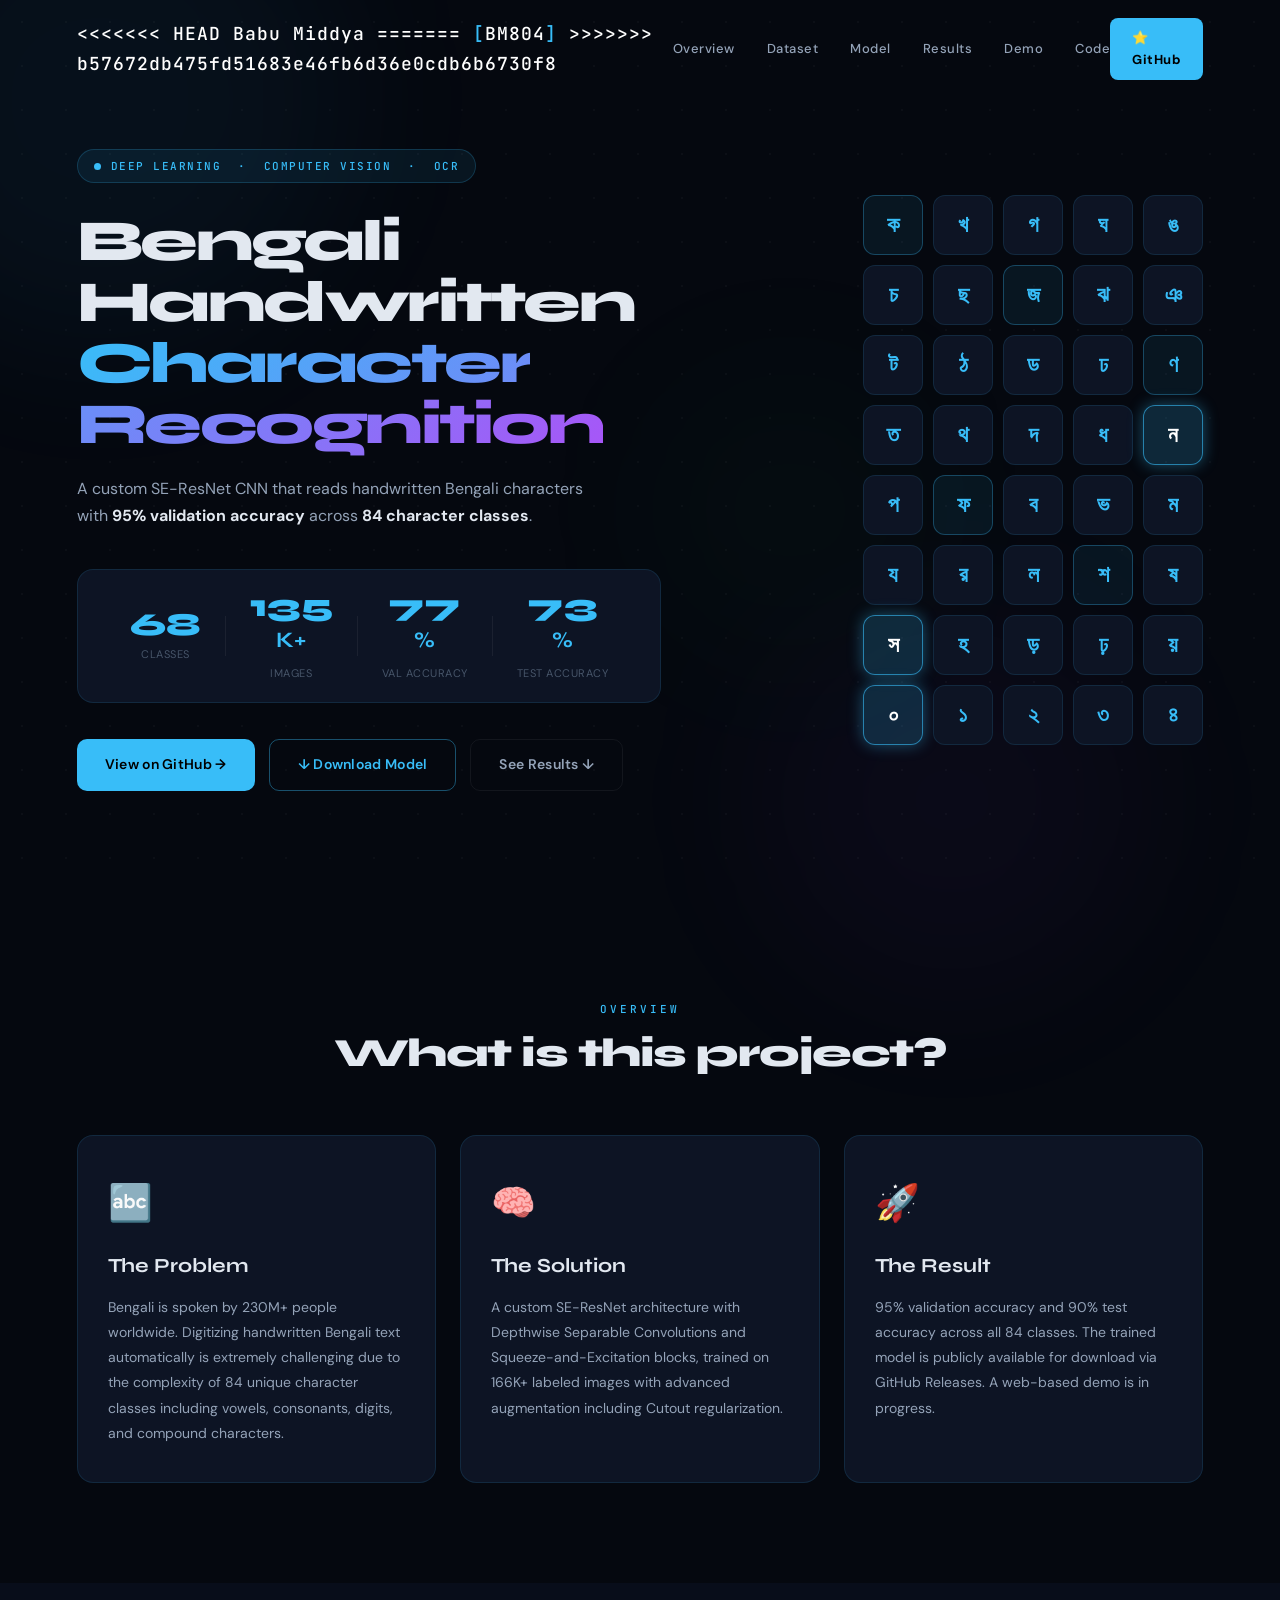
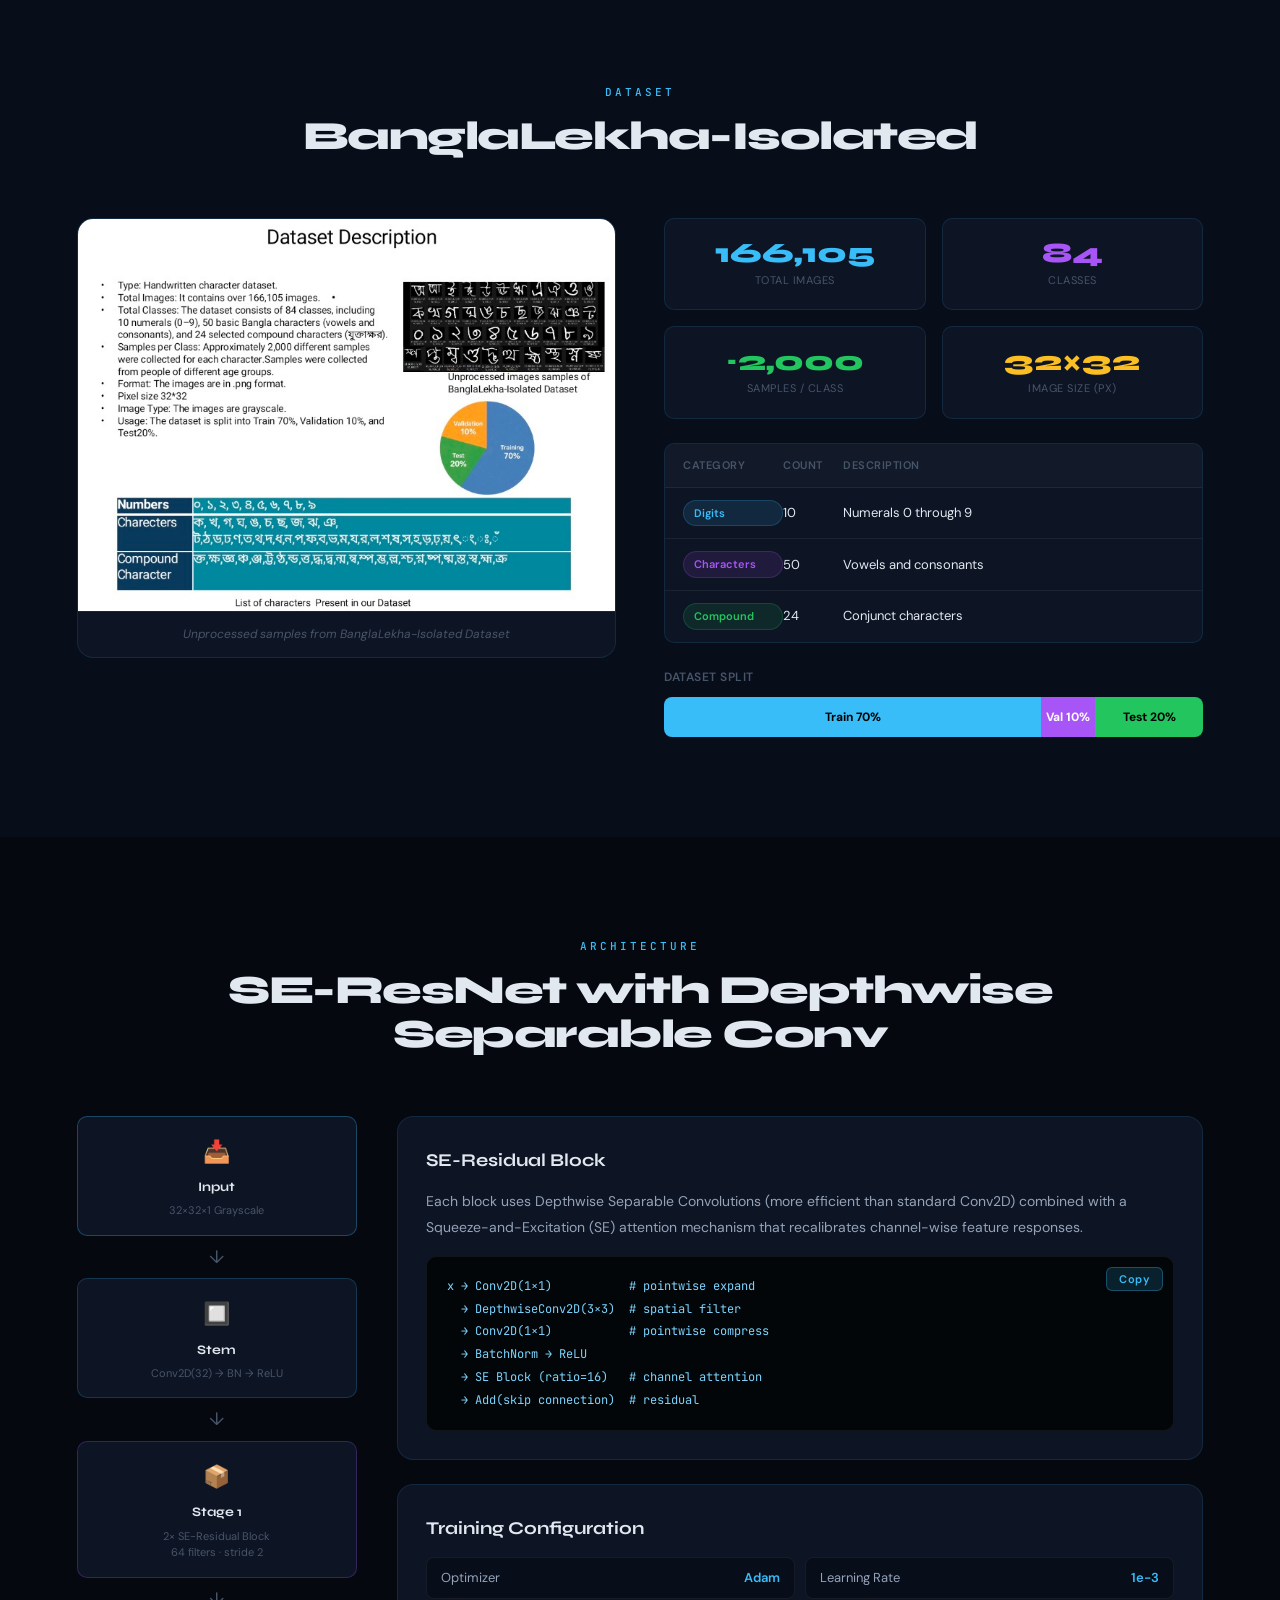
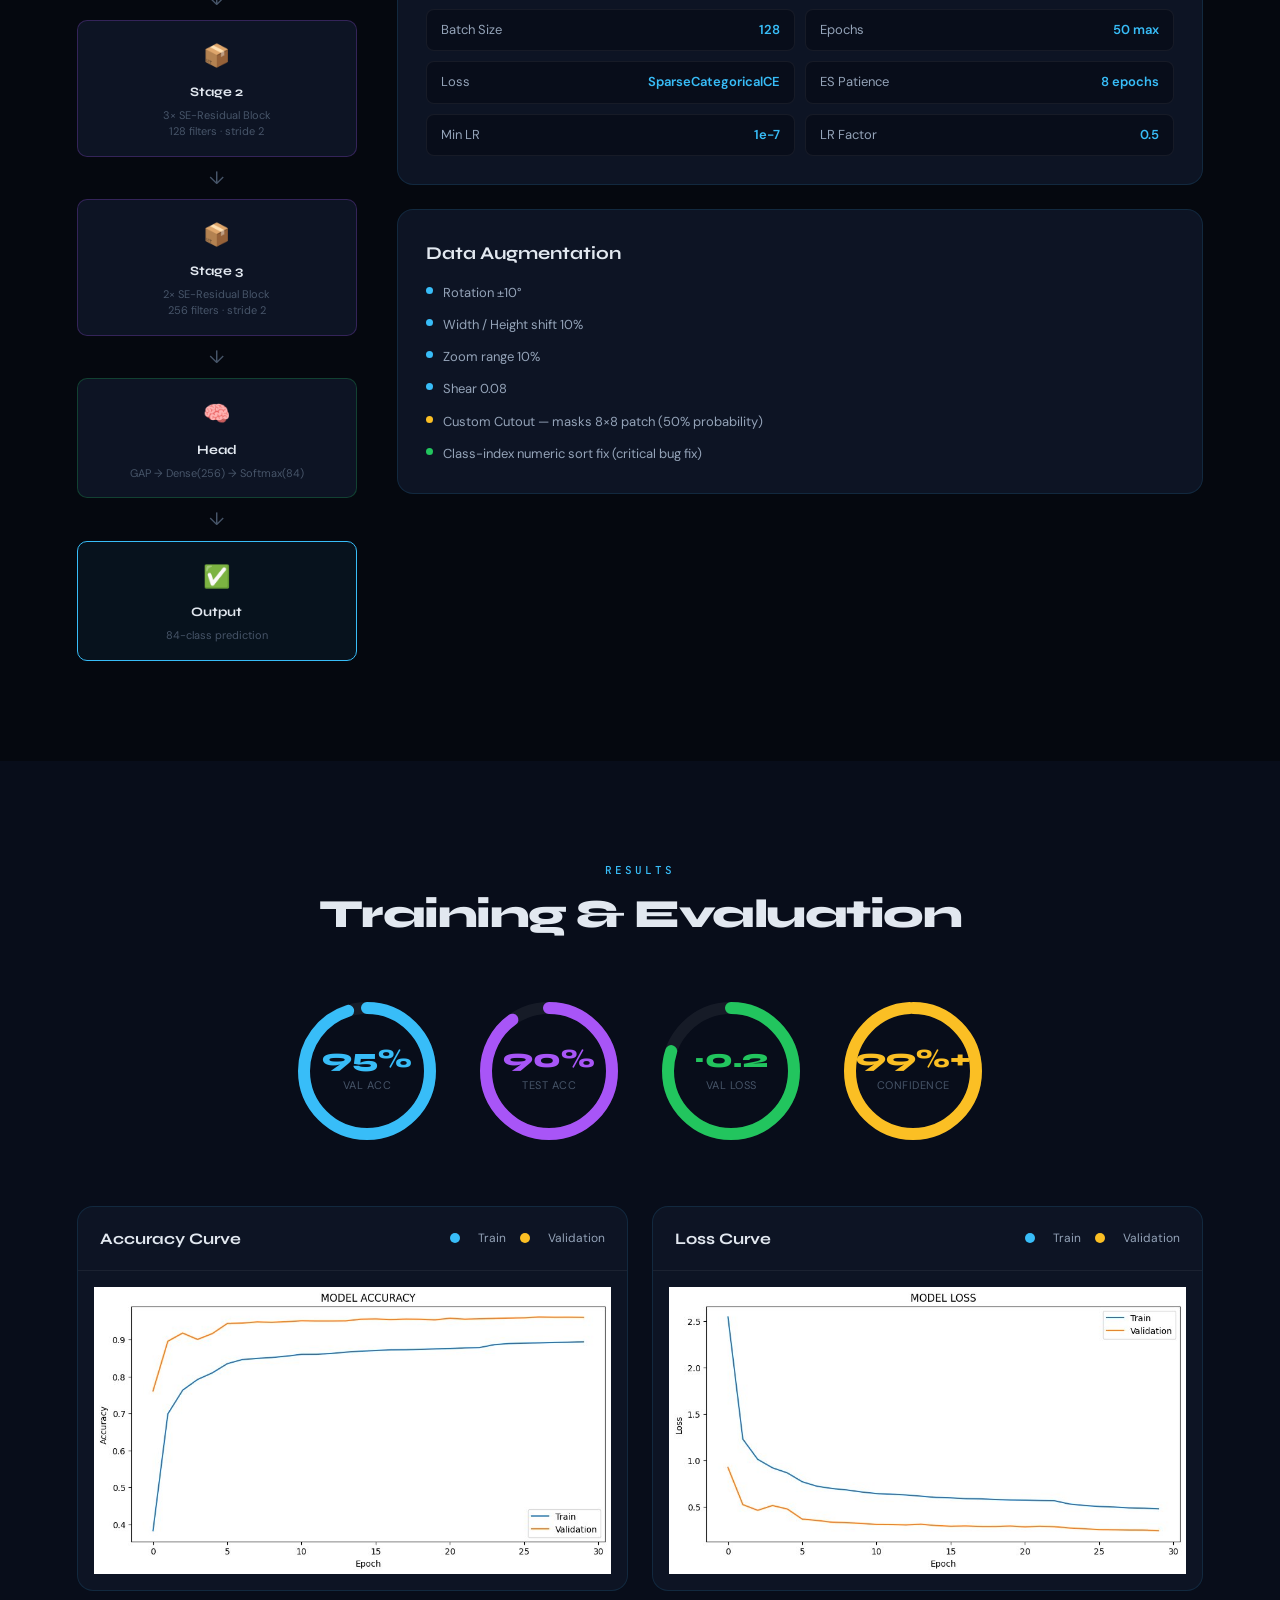
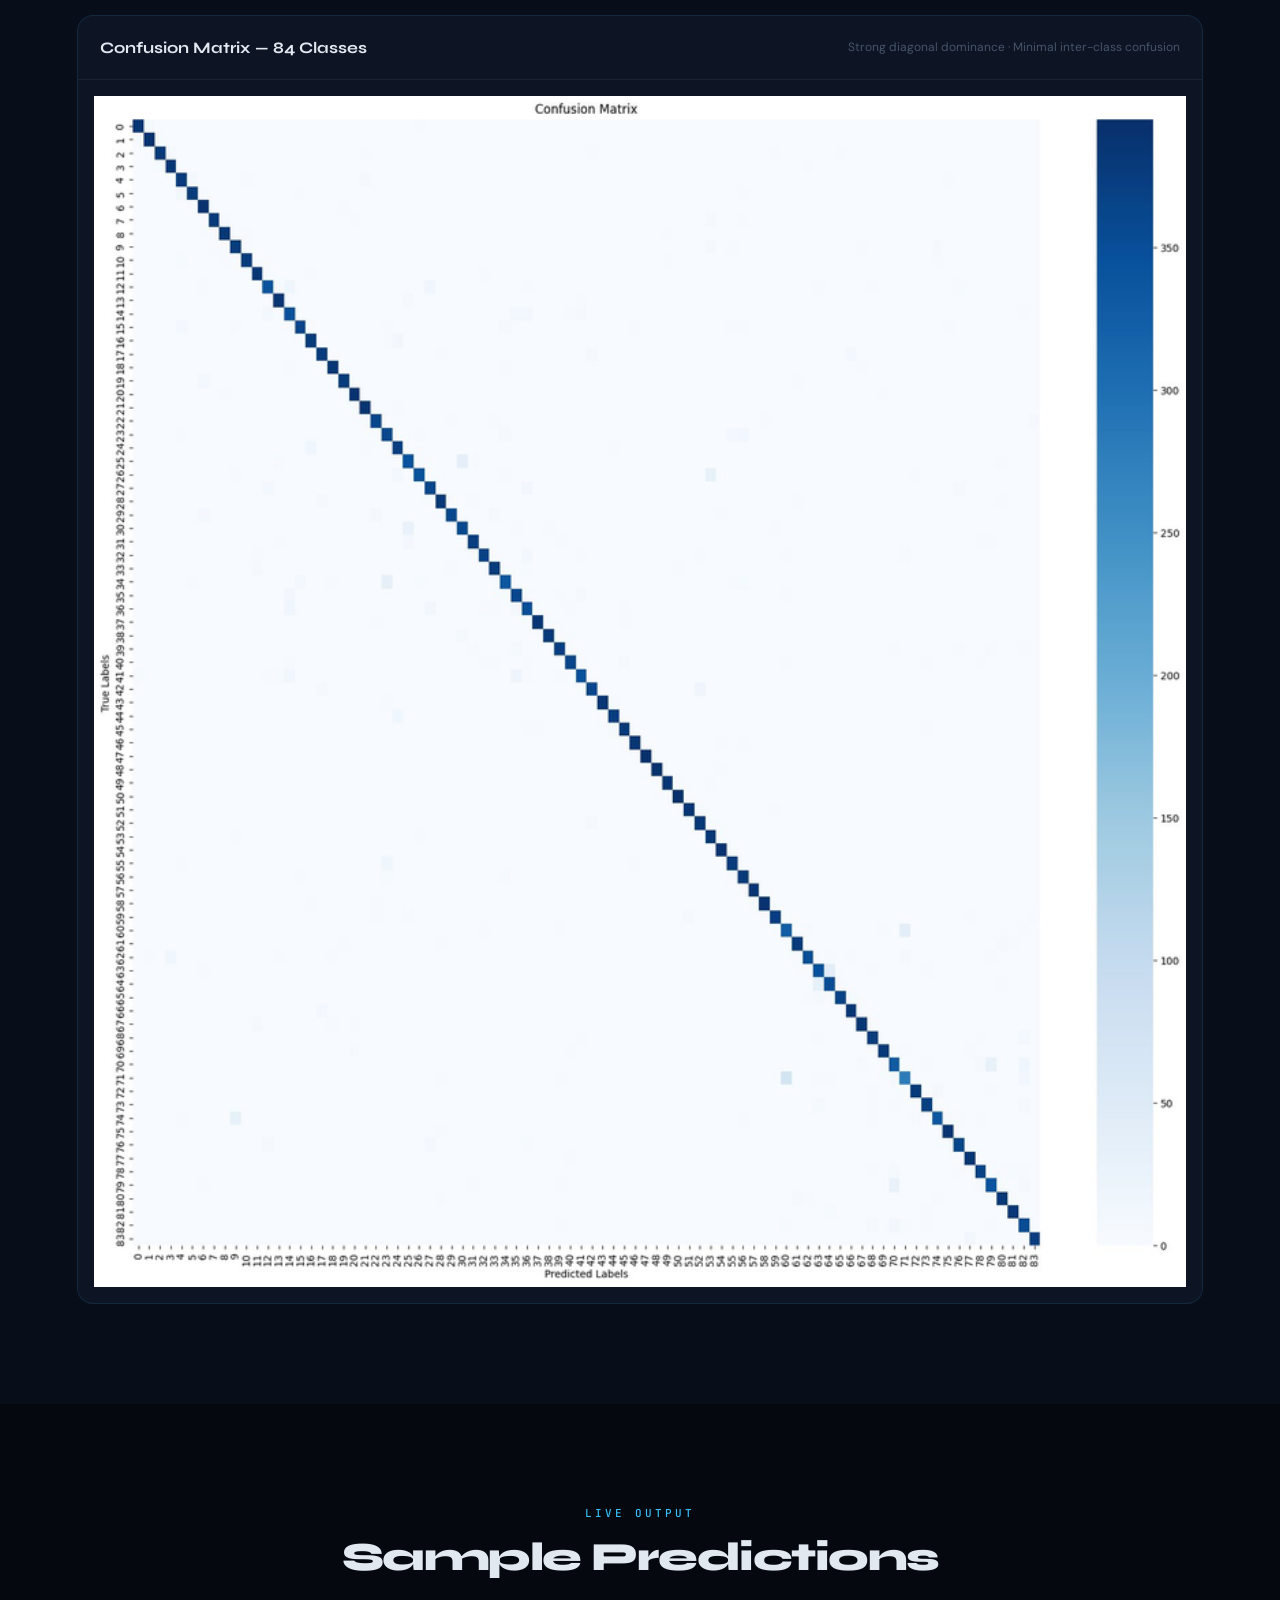
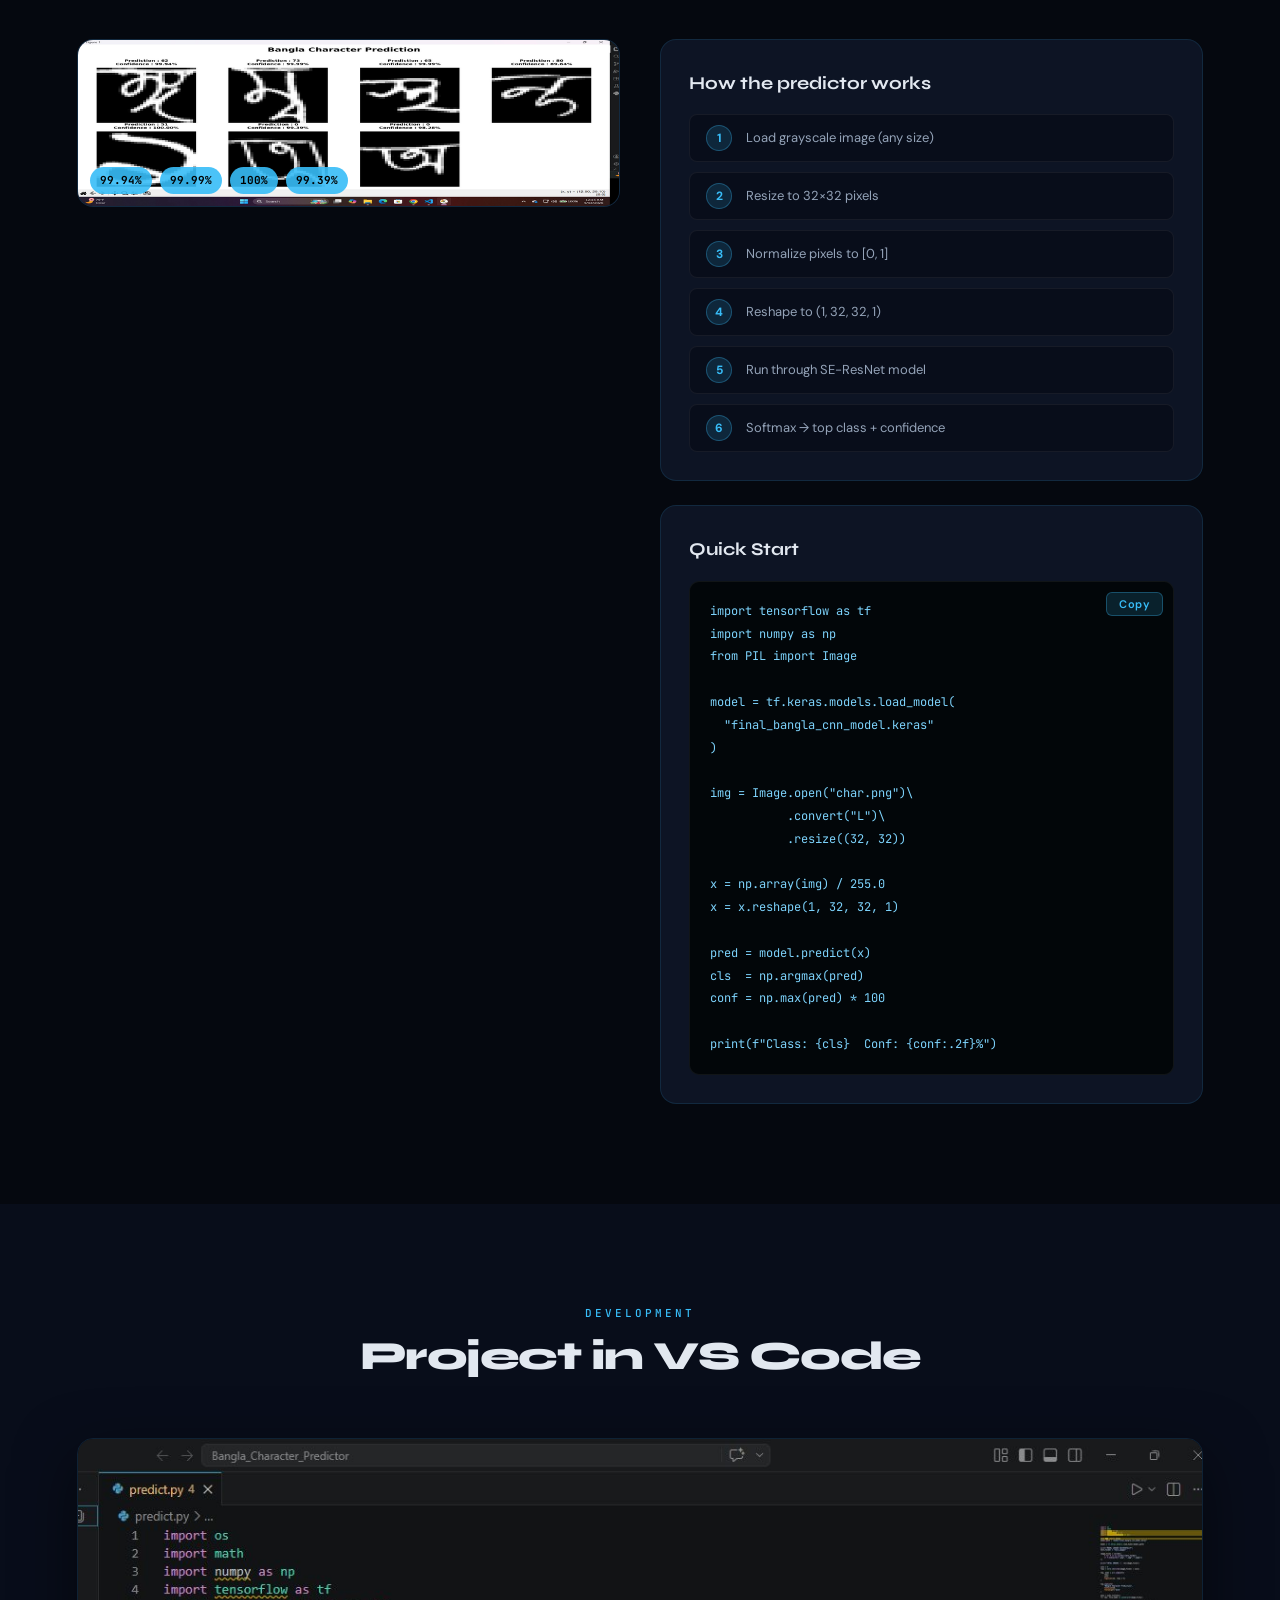
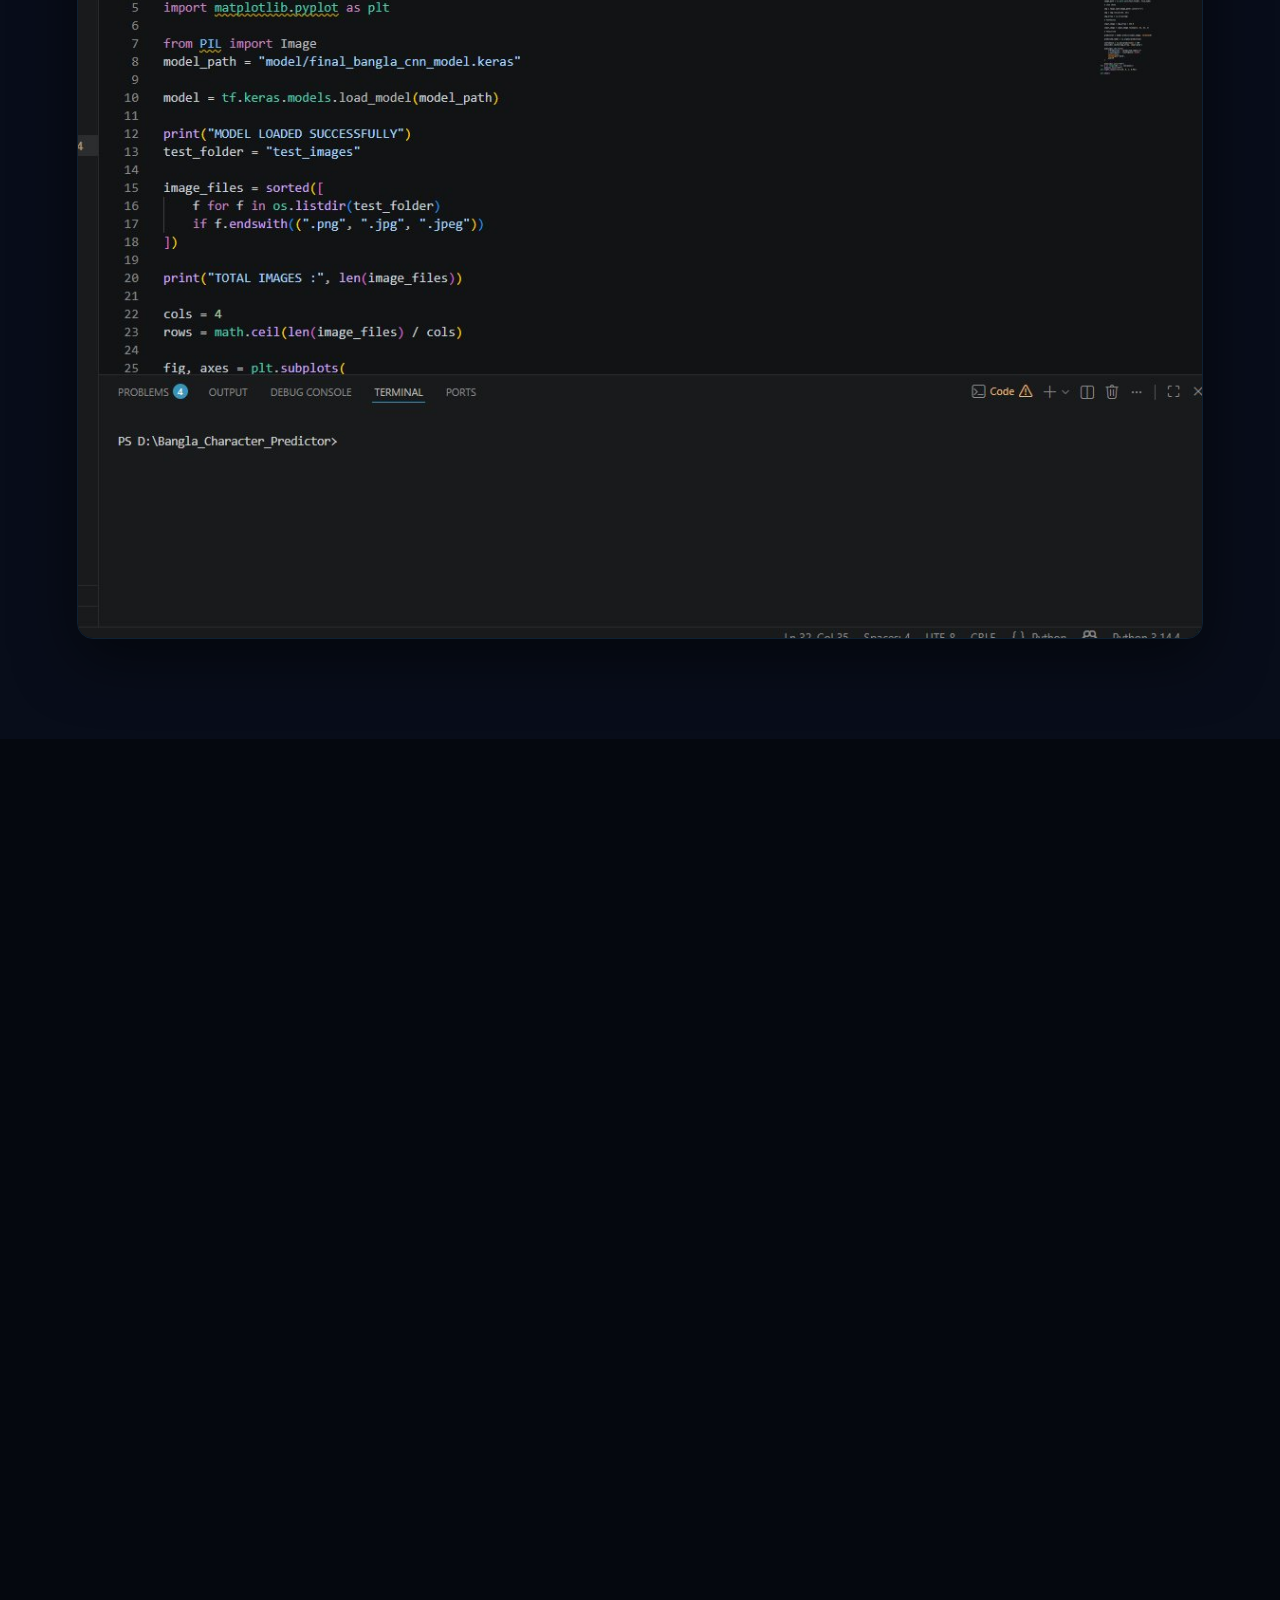
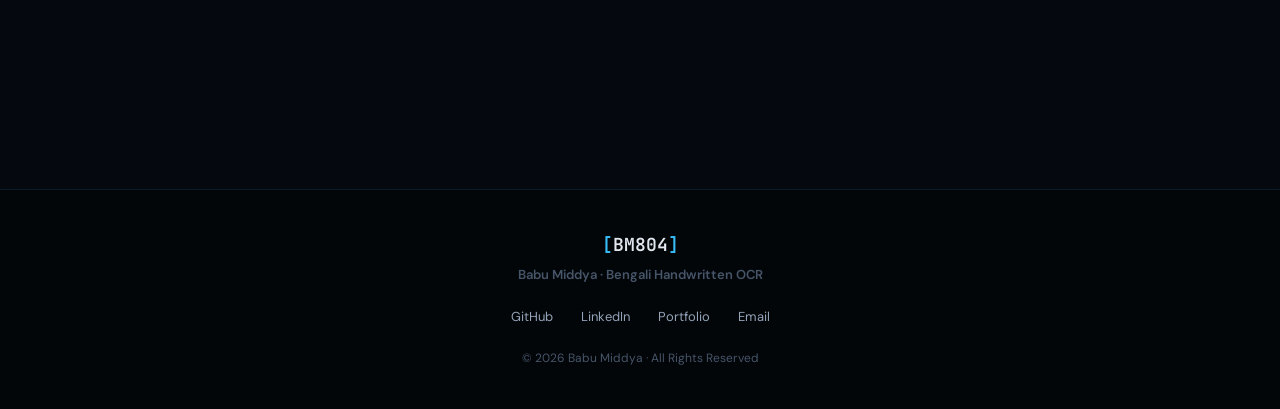
<file: bangla_ocr_site/index.html>
<!DOCTYPE html>
<html lang="en">
<head>
  <meta charset="UTF-8" />
  <meta name="viewport" content="width=device-width, initial-scale=1.0" />
  <title>Bengali Handwritten OCR — CNN | Babu Middya</title>
  <meta name="description" content="Deep learning OCR system for Bengali handwritten characters. 84 classes, 166K+ images, 95% validation accuracy." />
  <link rel="preconnect" href="https://fonts.googleapis.com" />
  <link rel="preconnect" href="https://fonts.gstatic.com" crossorigin />
  <link href="https://fonts.googleapis.com/css2?family=Syne:wght@400;600;700;800&family=DM+Sans:ital,wght@0,300;0,400;0,500;1,400&family=JetBrains+Mono:wght@400;500&display=swap" rel="stylesheet" />
  <link rel="stylesheet" href="style.css" />
</head>
<body>

  <!-- ══════════════════════════════════════════
       NAVBAR
  ══════════════════════════════════════════ -->
  <header id="navbar">
    <div class="nav-inner">
      <a href="#hero" class="nav-logo">
<<<<<<< HEAD
        <span class="logo-bracket"></span>Babu Middya<span class="logo-bracket"></span>
=======
        <span class="logo-bracket">[</span>BM804<span class="logo-bracket">]</span>
>>>>>>> b57672db475fd51683e46fb6d36e0cdb6b6730f8
      </a>
      <nav class="nav-links">
        <a href="#overview">Overview</a>
        <a href="#dataset">Dataset</a>
        <a href="#architecture">Model</a>
        <a href="#results">Results</a>
        <a href="#demo">Demo</a>
        <a href="#code">Code</a>
      </nav>
      <a href="https://github.com/BM804/Bengali_Handwritten_OCR_CNN" target="_blank" class="nav-cta">
        ⭐ GitHub
      </a>
      <button class="hamburger" id="hamburger" aria-label="menu">&#9776;</button>
    </div>
    <div class="mobile-nav" id="mobileNav">
      <a href="#overview">Overview</a>
      <a href="#dataset">Dataset</a>
      <a href="#architecture">Model</a>
      <a href="#results">Results</a>
      <a href="#demo">Demo</a>
      <a href="#code">Code</a>
    </div>
  </header>

  <!-- ══════════════════════════════════════════
       HERO
  ══════════════════════════════════════════ -->
  <section id="hero">
    <div class="hero-bg">
      <div class="hero-grid"></div>
      <div class="hero-blob blob-1"></div>
      <div class="hero-blob blob-2"></div>
      <div class="hero-blob blob-3"></div>
    </div>

    <div class="hero-content">
      <div class="hero-badge">
        <span class="badge-dot"></span>
        Deep Learning &nbsp;·&nbsp; Computer Vision &nbsp;·&nbsp; OCR
      </div>

      <h1 class="hero-title">
        Bengali Handwritten<br/>
        <span class="gradient-text">Character Recognition</span>
      </h1>

      <p class="hero-sub">
        A custom SE-ResNet CNN that reads handwritten Bengali characters<br/>
        with <strong>95% validation accuracy</strong> across <strong>84 character classes</strong>.
      </p>

      <div class="hero-stats">
        <div class="hstat">
          <span class="hstat-num" data-target="84">0</span>
          <span class="hstat-label">Classes</span>
        </div>
        <div class="hstat-divider"></div>
        <div class="hstat">
          <span class="hstat-num" data-target="166">0</span><span class="hstat-suffix">K+</span>
          <span class="hstat-label">Images</span>
        </div>
        <div class="hstat-divider"></div>
        <div class="hstat">
          <span class="hstat-num" data-target="95">0</span><span class="hstat-suffix">%</span>
          <span class="hstat-label">Val Accuracy</span>
        </div>
        <div class="hstat-divider"></div>
        <div class="hstat">
          <span class="hstat-num" data-target="90">0</span><span class="hstat-suffix">%</span>
          <span class="hstat-label">Test Accuracy</span>
        </div>
      </div>

      <div class="hero-btns">
        <a href="https://github.com/BM804/Bengali_Handwritten_OCR_CNN" target="_blank" class="btn btn-primary">
          View on GitHub →
        </a>
        <a href="https://github.com/BM804/Bengali_Handwritten_OCR_CNN/releases/tag/v1.0" target="_blank" class="btn btn-outline">
          ↓ Download Model
        </a>
        <a href="#results" class="btn btn-ghost">See Results ↓</a>
      </div>
    </div>

    <div class="hero-visual">
      <div class="char-grid" id="charGrid"></div>
    </div>
  </section>

  <!-- ══════════════════════════════════════════
       OVERVIEW STRIP
  ══════════════════════════════════════════ -->
  <section id="overview" class="section">
    <div class="container">
      <div class="section-header reveal">
        <p class="section-tag">Overview</p>
        <h2 class="section-title">What is this project?</h2>
      </div>

      <div class="overview-grid">
        <div class="overview-card reveal">
          <div class="ov-icon">🔤</div>
          <h3>The Problem</h3>
          <p>Bengali is spoken by 230M+ people worldwide. Digitizing handwritten Bengali text automatically is extremely challenging due to the complexity of 84 unique character classes including vowels, consonants, digits, and compound characters.</p>
        </div>
        <div class="overview-card reveal">
          <div class="ov-icon">🧠</div>
          <h3>The Solution</h3>
          <p>A custom SE-ResNet architecture with Depthwise Separable Convolutions and Squeeze-and-Excitation blocks, trained on 166K+ labeled images with advanced augmentation including Cutout regularization.</p>
        </div>
        <div class="overview-card reveal">
          <div class="ov-icon">🚀</div>
          <h3>The Result</h3>
          <p>95% validation accuracy and 90% test accuracy across all 84 classes. The trained model is publicly available for download via GitHub Releases. A web-based demo is in progress.</p>
        </div>
      </div>
    </div>
  </section>

  <!-- ══════════════════════════════════════════
       DATASET
  ══════════════════════════════════════════ -->
  <section id="dataset" class="section section-dark">
    <div class="container">
      <div class="section-header reveal">
        <p class="section-tag">Dataset</p>
        <h2 class="section-title">BanglaLekha-Isolated</h2>
      </div>

      <div class="dataset-layout">
        <div class="dataset-img-col reveal">
          <div class="img-card">
            <img src="assets/dataset.png" alt="BanglaLekha dataset samples" loading="lazy" />
            <div class="img-caption">Unprocessed samples from BanglaLekha-Isolated Dataset</div>
          </div>
        </div>

        <div class="dataset-info-col">
          <div class="stat-cards-grid">
            <div class="stat-card reveal">
              <span class="stat-num teal">166,105</span>
              <span class="stat-lbl">Total Images</span>
            </div>
            <div class="stat-card reveal">
              <span class="stat-num purple">84</span>
              <span class="stat-lbl">Classes</span>
            </div>
            <div class="stat-card reveal">
              <span class="stat-num green">~2,000</span>
              <span class="stat-lbl">Samples / Class</span>
            </div>
            <div class="stat-card reveal">
              <span class="stat-num gold">32×32</span>
              <span class="stat-lbl">Image Size (px)</span>
            </div>
          </div>

          <div class="class-table reveal">
            <div class="class-row header">
              <span>Category</span>
              <span>Count</span>
              <span>Description</span>
            </div>
            <div class="class-row">
              <span class="pill pill-teal">Digits</span>
              <span>10</span>
              <span>Numerals 0 through 9</span>
            </div>
            <div class="class-row">
              <span class="pill pill-purple">Characters</span>
              <span>50</span>
              <span>Vowels and consonants</span>
            </div>
            <div class="class-row">
              <span class="pill pill-green">Compound</span>
              <span>24</span>
              <span>Conjunct characters</span>
            </div>
          </div>

          <div class="split-bar-wrap reveal">
            <p class="split-title">Dataset Split</p>
            <div class="split-bar">
              <div class="split-seg seg-train" style="width:70%">Train 70%</div>
              <div class="split-seg seg-val"   style="width:10%">Val 10%</div>
              <div class="split-seg seg-test"  style="width:20%">Test 20%</div>
            </div>
          </div>
        </div>
      </div>
    </div>
  </section>

  <!-- ══════════════════════════════════════════
       ARCHITECTURE
  ══════════════════════════════════════════ -->
  <section id="architecture" class="section">
    <div class="container">
      <div class="section-header reveal">
        <p class="section-tag">Architecture</p>
        <h2 class="section-title">SE-ResNet with Depthwise Separable Conv</h2>
      </div>

      <div class="arch-layout">
        <!-- Pipeline -->
        <div class="pipeline reveal">
          <div class="pipe-block pipe-input">
            <div class="pipe-icon">📥</div>
            <div class="pipe-label">Input</div>
            <div class="pipe-sub">32×32×1 Grayscale</div>
          </div>
          <div class="pipe-arrow">↓</div>
          <div class="pipe-block pipe-stem">
            <div class="pipe-icon">🔲</div>
            <div class="pipe-label">Stem</div>
            <div class="pipe-sub">Conv2D(32) → BN → ReLU</div>
          </div>
          <div class="pipe-arrow">↓</div>
          <div class="pipe-block pipe-stage">
            <div class="pipe-icon">📦</div>
            <div class="pipe-label">Stage 1</div>
            <div class="pipe-sub">2× SE-Residual Block<br/>64 filters · stride 2</div>
          </div>
          <div class="pipe-arrow">↓</div>
          <div class="pipe-block pipe-stage">
            <div class="pipe-icon">📦</div>
            <div class="pipe-label">Stage 2</div>
            <div class="pipe-sub">3× SE-Residual Block<br/>128 filters · stride 2</div>
          </div>
          <div class="pipe-arrow">↓</div>
          <div class="pipe-block pipe-stage">
            <div class="pipe-icon">📦</div>
            <div class="pipe-label">Stage 3</div>
            <div class="pipe-sub">2× SE-Residual Block<br/>256 filters · stride 2</div>
          </div>
          <div class="pipe-arrow">↓</div>
          <div class="pipe-block pipe-head">
            <div class="pipe-icon">🧠</div>
            <div class="pipe-label">Head</div>
            <div class="pipe-sub">GAP → Dense(256) → Softmax(84)</div>
          </div>
          <div class="pipe-arrow">↓</div>
          <div class="pipe-block pipe-output">
            <div class="pipe-icon">✅</div>
            <div class="pipe-label">Output</div>
            <div class="pipe-sub">84-class prediction</div>
          </div>
        </div>

        <!-- Block Detail + Params -->
        <div class="arch-detail">
          <div class="detail-card reveal">
            <h3>SE-Residual Block</h3>
            <p>Each block uses Depthwise Separable Convolutions (more efficient than standard Conv2D) combined with a Squeeze-and-Excitation (SE) attention mechanism that recalibrates channel-wise feature responses.</p>
            <div class="code-block">
<pre>
x → Conv2D(1×1)           # pointwise expand
  → DepthwiseConv2D(3×3)  # spatial filter
  → Conv2D(1×1)           # pointwise compress
  → BatchNorm → ReLU
  → SE Block (ratio=16)   # channel attention
  → Add(skip connection)  # residual
</pre>
            </div>
          </div>

          <div class="detail-card reveal">
            <h3>Training Configuration</h3>
            <div class="param-grid">
              <div class="param"><span>Optimizer</span><strong>Adam</strong></div>
              <div class="param"><span>Learning Rate</span><strong>1e-3</strong></div>
              <div class="param"><span>Batch Size</span><strong>128</strong></div>
              <div class="param"><span>Epochs</span><strong>50 max</strong></div>
              <div class="param"><span>Loss</span><strong>SparseCategoricalCE</strong></div>
              <div class="param"><span>ES Patience</span><strong>8 epochs</strong></div>
              <div class="param"><span>Min LR</span><strong>1e-7</strong></div>
              <div class="param"><span>LR Factor</span><strong>0.5</strong></div>
            </div>
          </div>

          <div class="detail-card reveal">
            <h3>Data Augmentation</h3>
            <div class="aug-list">
              <div class="aug-item"><span class="aug-dot"></span>Rotation ±10°</div>
              <div class="aug-item"><span class="aug-dot"></span>Width / Height shift 10%</div>
              <div class="aug-item"><span class="aug-dot"></span>Zoom range 10%</div>
              <div class="aug-item"><span class="aug-dot"></span>Shear 0.08</div>
              <div class="aug-item"><span class="aug-dot aug-gold"></span>Custom Cutout — masks 8×8 patch (50% probability)</div>
              <div class="aug-item"><span class="aug-dot aug-green"></span>Class-index numeric sort fix (critical bug fix)</div>
            </div>
          </div>
        </div>
      </div>
    </div>
  </section>

  <!-- ══════════════════════════════════════════
       RESULTS
  ══════════════════════════════════════════ -->
  <section id="results" class="section section-dark">
    <div class="container">
      <div class="section-header reveal">
        <p class="section-tag">Results</p>
        <h2 class="section-title">Training & Evaluation</h2>
      </div>

      <!-- Metric Cards -->
      <div class="metric-row">
        <div class="metric-card reveal">
          <div class="metric-ring" style="--pct:95; --color:#38bdf8;">
            <svg viewBox="0 0 100 100">
              <circle cx="50" cy="50" r="42" class="ring-bg"/>
              <circle cx="50" cy="50" r="42" class="ring-fill" id="ring1"/>
            </svg>
            <div class="metric-inner"><span class="metric-val">95%</span><span class="metric-lbl">Val Acc</span></div>
          </div>
        </div>
        <div class="metric-card reveal">
          <div class="metric-ring" style="--pct:90; --color:#a855f7;">
            <svg viewBox="0 0 100 100">
              <circle cx="50" cy="50" r="42" class="ring-bg"/>
              <circle cx="50" cy="50" r="42" class="ring-fill" id="ring2"/>
            </svg>
            <div class="metric-inner"><span class="metric-val">90%</span><span class="metric-lbl">Test Acc</span></div>
          </div>
        </div>
        <div class="metric-card reveal">
          <div class="metric-ring" style="--pct:80; --color:#22c55e;">
            <svg viewBox="0 0 100 100">
              <circle cx="50" cy="50" r="42" class="ring-bg"/>
              <circle cx="50" cy="50" r="42" class="ring-fill" id="ring3"/>
            </svg>
            <div class="metric-inner"><span class="metric-val">~0.2</span><span class="metric-lbl">Val Loss</span></div>
          </div>
        </div>
        <div class="metric-card reveal">
          <div class="metric-ring" style="--pct:99; --color:#fbbf24;">
            <svg viewBox="0 0 100 100">
              <circle cx="50" cy="50" r="42" class="ring-bg"/>
              <circle cx="50" cy="50" r="42" class="ring-fill" id="ring4"/>
            </svg>
            <div class="metric-inner"><span class="metric-val">99%+</span><span class="metric-lbl">Confidence</span></div>
          </div>
        </div>
      </div>

      <!-- Graphs -->
      <div class="graphs-grid">
        <div class="graph-card reveal">
          <div class="graph-header">
            <h3>Accuracy Curve</h3>
            <div class="graph-legend">
              <span class="legend-dot teal-bg"></span>Train
              <span class="legend-dot gold-bg"></span>Validation
            </div>
          </div>
          <img src="assets/accuracy.png" alt="Model Accuracy Curve" loading="lazy" />
        </div>

        <div class="graph-card reveal">
          <div class="graph-header">
            <h3>Loss Curve</h3>
            <div class="graph-legend">
              <span class="legend-dot teal-bg"></span>Train
              <span class="legend-dot gold-bg"></span>Validation
            </div>
          </div>
          <img src="assets/loss.png" alt="Model Loss Curve" loading="lazy" />
        </div>

        <div class="graph-card graph-full reveal">
          <div class="graph-header">
            <h3>Confusion Matrix — 84 Classes</h3>
            <span class="graph-note">Strong diagonal dominance · Minimal inter-class confusion</span>
          </div>
          <img src="assets/confusion.png" alt="Confusion Matrix" loading="lazy" />
        </div>
      </div>
    </div>
  </section>

  <!-- ══════════════════════════════════════════
       DEMO / PREDICTIONS
  ══════════════════════════════════════════ -->
  <section id="demo" class="section">
    <div class="container">
      <div class="section-header reveal">
        <p class="section-tag">Live Output</p>
        <h2 class="section-title">Sample Predictions</h2>
      </div>

      <div class="demo-layout">
        <div class="demo-img reveal">
          <img src="assets/prediction.png" alt="Bengali character predictions" loading="lazy" />
          <div class="demo-overlay">
            <div class="conf-badge">99.94%</div>
            <div class="conf-badge">99.99%</div>
            <div class="conf-badge">100%</div>
            <div class="conf-badge">99.39%</div>
          </div>
        </div>

        <div class="demo-info">
          <div class="demo-card reveal">
            <h3>How the predictor works</h3>
            <ol class="demo-steps">
              <li><span>1</span>Load grayscale image (any size)</li>
              <li><span>2</span>Resize to 32×32 pixels</li>
              <li><span>3</span>Normalize pixels to [0, 1]</li>
              <li><span>4</span>Reshape to (1, 32, 32, 1)</li>
              <li><span>5</span>Run through SE-ResNet model</li>
              <li><span>6</span>Softmax → top class + confidence</li>
            </ol>
          </div>

          <div class="demo-card reveal">
            <h3>Quick Start</h3>
            <div class="code-block">
<pre>
import tensorflow as tf
import numpy as np
from PIL import Image

model = tf.keras.models.load_model(
  "final_bangla_cnn_model.keras"
)

img = Image.open("char.png")\
           .convert("L")\
           .resize((32, 32))

x = np.array(img) / 255.0
x = x.reshape(1, 32, 32, 1)

pred = model.predict(x)
cls  = np.argmax(pred)
conf = np.max(pred) * 100

print(f"Class: {cls}  Conf: {conf:.2f}%")
</pre>
            </div>
          </div>
        </div>
      </div>
    </div>
  </section>

  <!-- ══════════════════════════════════════════
       VS CODE SCREENSHOT
  ══════════════════════════════════════════ -->
  <section class="section section-dark">
    <div class="container">
      <div class="section-header reveal">
        <p class="section-tag">Development</p>
        <h2 class="section-title">Project in VS Code</h2>
      </div>
      <div class="vscode-wrap reveal">
        <img src="assets/vscode.png" alt="Project in VS Code" loading="lazy" />
      </div>
    </div>
  </section>

  <!-- ══════════════════════════════════════════
       CODE / TECH STACK
  ══════════════════════════════════════════ -->
  <section id="code" class="section">
    <div class="container">
      <div class="section-header reveal">
        <p class="section-tag">Tech Stack</p>
        <h2 class="section-title">Built With</h2>
      </div>

      <div class="tech-grid">
        <div class="tech-card reveal"><div class="tech-icon">🐍</div><h4>Python 3</h4><p>Core language</p></div>
        <div class="tech-card reveal"><div class="tech-icon">🔶</div><h4>TensorFlow</h4><p>Deep learning framework</p></div>
        <div class="tech-card reveal"><div class="tech-icon">🧠</div><h4>Keras</h4><p>Model API (Functional)</p></div>
        <div class="tech-card reveal"><div class="tech-icon">🔢</div><h4>NumPy</h4><p>Array operations</p></div>
        <div class="tech-card reveal"><div class="tech-icon">📊</div><h4>Matplotlib</h4><p>Training visualization</p></div>
        <div class="tech-card reveal"><div class="tech-icon">🎨</div><h4>Seaborn</h4><p>Confusion matrix plot</p></div>
        <div class="tech-card reveal"><div class="tech-icon">🖼️</div><h4>Pillow</h4><p>Image preprocessing</p></div>
        <div class="tech-card reveal"><div class="tech-icon">⚡</div><h4>Kaggle GPU</h4><p>T4 x2 training</p></div>
      </div>

      <div class="cta-box reveal">
        <h3>Explore the full project</h3>
        <p>Source code, trained model, and notebook all publicly available</p>
        <div class="cta-btns">
          <a href="https://github.com/BM804/Bengali_Handwritten_OCR_CNN" target="_blank" class="btn btn-primary">⭐ View on GitHub</a>
          <a href="https://github.com/BM804/Bengali_Handwritten_OCR_CNN/releases/tag/v1.0" target="_blank" class="btn btn-outline">↓ Download Model v1.0</a>
        </div>
      </div>
    </div>
  </section>

  <!-- ══════════════════════════════════════════
       FOOTER
  ══════════════════════════════════════════ -->
  <footer>
    <div class="footer-inner">
      <div class="footer-brand">
        <span class="logo-bracket">[</span>BM804<span class="logo-bracket">]</span>
        <p>Babu Middya · Bengali Handwritten OCR</p>
      </div>
      <div class="footer-links">
        <a href="https://github.com/BM804" target="_blank">GitHub</a>
        <a href="https://linkedin.com/in/babu-middya-965400366" target="_blank">LinkedIn</a>
        <a href="https://babumiddya.netlify.app" target="_blank">Portfolio</a>
        <a href="mailto:babumiddya804@gmail.com">Email</a>
      </div>
      <p class="footer-copy">© 2026 Babu Middya · All Rights Reserved</p>
    </div>
  </footer>

  <button id="topBtn" aria-label="Back to top">↑</button>

  <script src="script.js"></script>
</body>
</html>
</file>
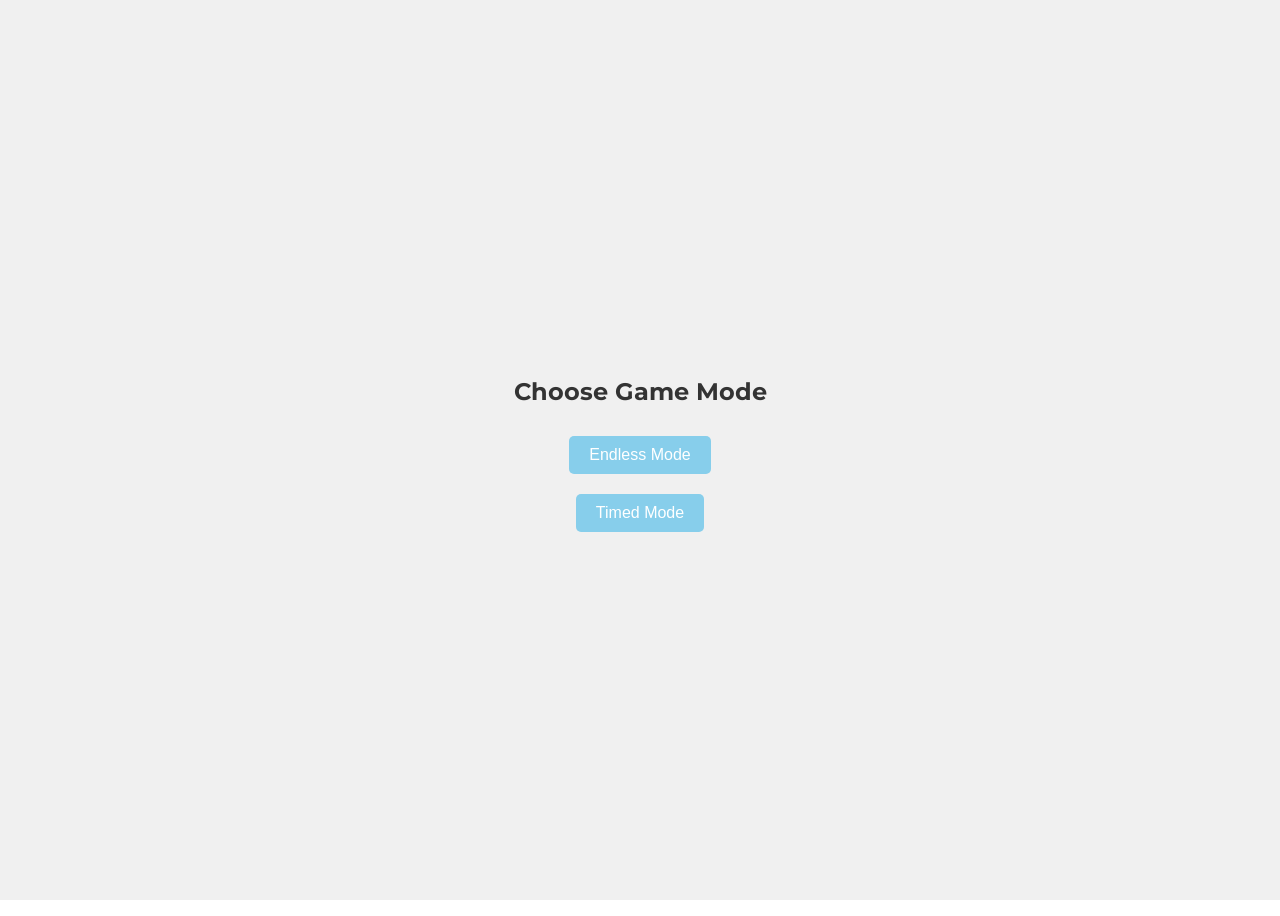
<file: candy_crush/Candy_crush_index.html>
<!DOCTYPE html>
<html lang="en" dir="ltr">
  <head>
    <meta charset="utf-8">
    <title>Babu- Candy Crush</title>
    <link rel="stylesheet" href="candy_crush_style.css">
    <link href="https://fonts.googleapis.com/css?family=Montserrat:300,400&display=swap" rel="stylesheet">
    <script src="Candy_crush_script.js" charset="utf-8"></script>
  </head>
  <body>
    <!-- Mode Selection Screen -->
    <div id="modeSelection">
      <h2>Choose Game Mode</h2>
      <button id="endlessMode">Endless Mode</button>
      <button id="timedMode">Timed Mode</button>
    </div>
    <div class="scoreBoard">
      <h3>score</h3>
      <h1 id="score">0</h1>
      <div id="timer"></div>
      <button id="changeMode">Change Mode</button>
    </div>
    <div class="grid"></div>
  </body>
</html>
</file>
<file: bangla_ocr_site/style.css>
/* ═══════════════════════════════════════════════
   BENGALI HANDWRITTEN OCR — PROJECT WEBSITE
   style.css
═══════════════════════════════════════════════ */

/* ─── RESET & VARIABLES ─── */
*, *::before, *::after { margin:0; padding:0; box-sizing:border-box; }

:root {
  --bg:        #05080f;
  --bg2:       #080d1a;
  --bg3:       #0a1020;
  --card:      #0d1424;
  --card2:     #101828;
  --border:    rgba(56,189,248,0.12);
  --border2:   rgba(255,255,255,0.06);

  --teal:      #38bdf8;
  --teal-dim:  #0ea5e9;
  --teal-glow: rgba(56,189,248,0.20);
  --purple:    #a855f7;
  --purple-glow: rgba(168,85,247,0.20);
  --green:     #22c55e;
  --gold:      #fbbf24;
  --red:       #f87171;

  --text:      #e2e8f0;
  --text2:     #94a3b8;
  --text3:     #475569;

  --font-head: 'Syne', sans-serif;
  --font-body: 'DM Sans', sans-serif;
  --font-mono: 'JetBrains Mono', monospace;

  --radius:    16px;
  --radius-sm: 10px;
  --shadow:    0 20px 60px rgba(0,0,0,0.5);
}

html { scroll-behavior: smooth; }

body {
  background: var(--bg);
  color: var(--text);
  font-family: var(--font-body);
  font-size: 15px;
  line-height: 1.7;
  overflow-x: hidden;
}

img { display: block; max-width: 100%; }
a   { color: inherit; text-decoration: none; }

/* ─── SCROLLBAR ─── */
::-webkit-scrollbar              { width: 6px; }
::-webkit-scrollbar-track        { background: var(--bg2); }
::-webkit-scrollbar-thumb        { background: var(--teal-dim); border-radius: 6px; }

/* ─── SELECTION ─── */
::selection { background: var(--teal-glow); color: #fff; }

/* ═══ NAVBAR ═══════════════════════════════════ */
#navbar {
  position: fixed; top: 0; left: 0; width: 100%;
  z-index: 1000;
  transition: all 0.3s ease;
}

#navbar.scrolled {
  background: rgba(5,8,15,0.85);
  backdrop-filter: blur(20px);
  border-bottom: 1px solid var(--border);
}

.nav-inner {
  display: flex;
  align-items: center;
  justify-content: space-between;
  padding: 18px 6%;
  max-width: 1300px;
  margin: 0 auto;
}

.nav-logo {
  font-family: var(--font-mono);
  font-size: 18px; font-weight: 500;
  letter-spacing: 1px;
  color: #fff;
  transition: color 0.3s;
}
.nav-logo:hover { color: var(--teal); }
.logo-bracket   { color: var(--teal); }

.nav-links { display: flex; gap: 32px; }
.nav-links a {
  font-size: 13px; font-weight: 500;
  letter-spacing: 0.5px;
  color: var(--text2);
  transition: color 0.3s;
  position: relative;
}
.nav-links a::after {
  content: '';
  position: absolute; bottom: -3px; left: 0;
  width: 0; height: 2px;
  background: var(--teal);
  border-radius: 2px;
  transition: width 0.3s;
}
.nav-links a:hover        { color: var(--teal); }
.nav-links a:hover::after { width: 100%; }

.nav-cta {
  padding: 9px 22px;
  border-radius: 8px;
  background: var(--teal);
  color: #000;
  font-size: 13px; font-weight: 700;
  letter-spacing: 0.5px;
  transition: all 0.3s;
}
.nav-cta:hover {
  background: #7dd3fc;
  box-shadow: 0 8px 25px var(--teal-glow);
  transform: translateY(-2px);
}

.hamburger {
  display: none;
  background: none; border: none;
  color: #fff; font-size: 24px;
  cursor: pointer;
}

.mobile-nav {
  display: none;
  flex-direction: column;
  background: rgba(8,13,26,0.97);
  border-bottom: 1px solid var(--border);
  padding: 16px 6%;
}
.mobile-nav.open { display: flex; }
.mobile-nav a {
  padding: 12px 0;
  color: var(--text2);
  border-bottom: 1px solid var(--border2);
  font-size: 14px;
  transition: color 0.3s;
}
.mobile-nav a:hover { color: var(--teal); }

/* ═══ HERO ══════════════════════════════════════ */
#hero {
  min-height: 100vh;
  display: flex;
  align-items: center;
  justify-content: space-between;
  gap: 60px;
  padding: 140px 6% 100px;
  position: relative;
  overflow: hidden;
  max-width: 1300px;
  margin: 0 auto;
}

.hero-bg {
  position: fixed; inset: 0;
  pointer-events: none; z-index: 0;
}
.hero-grid {
  position: absolute; inset: 0;
  background-image: radial-gradient(circle, rgba(255,255,255,0.03) 1px, transparent 1px);
  background-size: 44px 44px;
}
.hero-blob {
  position: absolute;
  border-radius: 50%;
  filter: blur(80px);
  opacity: 0.5;
  animation: blobPulse 8s ease-in-out infinite;
}
.blob-1 { width: 500px; height: 500px; background: rgba(56,189,248,0.10); top: -150px; left: -150px; }
.blob-2 { width: 400px; height: 400px; background: rgba(168,85,247,0.08); bottom: -100px; right: 10%; animation-delay: -3s; }
.blob-3 { width: 300px; height: 300px; background: rgba(34,197,94,0.06); top: 40%; left: 50%; animation-delay: -5s; }

@keyframes blobPulse {
  0%, 100% { transform: scale(1); }
  50%       { transform: scale(1.15); }
}

.hero-content {
  flex: 1; max-width: 640px;
  position: relative; z-index: 2;
}

.hero-badge {
  display: inline-flex; align-items: center; gap: 10px;
  font-family: var(--font-mono);
  font-size: 11px; font-weight: 500;
  letter-spacing: 1.5px; text-transform: uppercase;
  color: var(--teal);
  background: rgba(56,189,248,0.08);
  border: 1px solid rgba(56,189,248,0.2);
  padding: 7px 16px; border-radius: 30px;
  margin-bottom: 28px;
}
.badge-dot {
  width: 7px; height: 7px;
  border-radius: 50%;
  background: var(--teal);
  animation: dotPulse 1.5s ease-in-out infinite;
}
@keyframes dotPulse {
  0%,100% { opacity: 1; box-shadow: 0 0 0 0 var(--teal-glow); }
  50%      { opacity: 0.6; box-shadow: 0 0 0 6px transparent; }
}

.hero-title {
  font-family: var(--font-head);
  font-size: 58px; font-weight: 800;
  line-height: 1.05;
  letter-spacing: -2.5px;
  margin-bottom: 20px;
}

.gradient-text {
  background: linear-gradient(135deg, var(--teal) 0%, var(--purple) 100%);
  -webkit-background-clip: text;
  -webkit-text-fill-color: transparent;
  background-clip: text;
}

.hero-sub {
  font-size: 16px; line-height: 1.7;
  color: var(--text2);
  margin-bottom: 40px;
}
.hero-sub strong { color: var(--text); }

/* Hero Stats */
.hero-stats {
  display: flex; align-items: center; gap: 0;
  background: var(--card);
  border: 1px solid var(--border);
  border-radius: var(--radius);
  padding: 20px 28px;
  margin-bottom: 36px;
  width: fit-content;
}
.hstat {
  display: flex; flex-direction: column;
  align-items: center; padding: 0 24px;
}
.hstat-num {
  font-family: var(--font-head);
  font-size: 32px; font-weight: 800;
  color: var(--teal);
  line-height: 1;
}
.hstat-suffix {
  font-family: var(--font-head);
  font-size: 22px; font-weight: 700;
  color: var(--teal);
}
.hstat-label {
  font-size: 11px; color: var(--text3);
  letter-spacing: 0.5px; text-transform: uppercase;
  margin-top: 4px;
}
.hstat-divider {
  width: 1px; height: 40px;
  background: var(--border2);
}

/* Hero Buttons */
.hero-btns { display: flex; gap: 14px; flex-wrap: wrap; }

.btn {
  display: inline-flex; align-items: center;
  padding: 13px 28px;
  border-radius: var(--radius-sm);
  font-family: var(--font-body);
  font-size: 14px; font-weight: 600;
  letter-spacing: 0.3px;
  transition: all 0.3s ease;
  cursor: pointer; border: none;
  white-space: nowrap;
}

.btn-primary {
  background: var(--teal); color: #000;
}
.btn-primary:hover {
  background: #7dd3fc;
  transform: translateY(-3px);
  box-shadow: 0 12px 35px var(--teal-glow);
}

.btn-outline {
  background: transparent;
  color: var(--teal);
  border: 1.5px solid rgba(56,189,248,0.4);
}
.btn-outline:hover {
  background: rgba(56,189,248,0.08);
  border-color: var(--teal);
  transform: translateY(-3px);
  box-shadow: 0 12px 35px var(--teal-glow);
}

.btn-ghost {
  background: transparent;
  color: var(--text2);
  border: 1.5px solid var(--border2);
}
.btn-ghost:hover {
  color: var(--text);
  border-color: var(--text3);
  transform: translateY(-3px);
}

/* Hero Visual — Character Grid */
.hero-visual {
  flex: 0 0 auto;
  position: relative; z-index: 2;
}
.char-grid {
  display: grid;
  grid-template-columns: repeat(5, 60px);
  gap: 10px;
}
.char-cell {
  width: 60px; height: 60px;
  display: flex; align-items: center; justify-content: center;
  background: var(--card);
  border: 1px solid var(--border);
  border-radius: 12px;
  font-size: 22px;
  font-weight: 700;
  color: var(--teal);
  opacity: 0;
  animation: cellFadeIn 0.5s ease forwards;
  transition: all 0.3s;
}
.char-cell:hover {
  background: rgba(56,189,248,0.1);
  border-color: var(--teal);
  transform: scale(1.1);
  box-shadow: 0 8px 20px var(--teal-glow);
}
@keyframes cellFadeIn {
  to { opacity: 1; transform: translateY(0); }
  from { opacity: 0; transform: translateY(10px); }
}

/* ═══ SECTIONS ══════════════════════════════════ */
.section { padding: 100px 6%; }

.section-dark { background: var(--bg2); }

.container {
  max-width: 1200px;
  margin: 0 auto;
}

.section-header {
  text-align: center;
  margin-bottom: 60px;
}

.section-tag {
  font-family: var(--font-mono);
  font-size: 11px; font-weight: 500;
  letter-spacing: 3px; text-transform: uppercase;
  color: var(--teal);
  margin-bottom: 12px;
}

.section-title {
  font-family: var(--font-head);
  font-size: 40px; font-weight: 800;
  letter-spacing: -1.5px;
  line-height: 1.1;
}

/* ═══ OVERVIEW ══════════════════════════════════ */
.overview-grid {
  display: grid;
  grid-template-columns: repeat(3,1fr);
  gap: 24px;
}

.overview-card {
  background: var(--card);
  border: 1px solid var(--border);
  border-radius: var(--radius);
  padding: 36px 30px;
  transition: all 0.4s ease;
}
.overview-card:hover {
  transform: translateY(-8px);
  border-color: rgba(56,189,248,0.3);
  box-shadow: var(--shadow), 0 0 0 1px rgba(56,189,248,0.08);
}
.ov-icon { font-size: 36px; margin-bottom: 16px; }
.overview-card h3 {
  font-family: var(--font-head);
  font-size: 20px; font-weight: 700;
  margin-bottom: 12px;
}
.overview-card p { color: var(--text2); font-size: 14px; line-height: 1.8; }

/* ═══ DATASET ═══════════════════════════════════ */
.dataset-layout {
  display: grid;
  grid-template-columns: 1fr 1fr;
  gap: 48px;
  align-items: start;
}

.img-card {
  border-radius: var(--radius);
  overflow: hidden;
  border: 1px solid var(--border);
  background: var(--card);
}
.img-card img { width: 100%; }
.img-caption {
  padding: 12px 16px;
  font-size: 12px; color: var(--text3);
  text-align: center;
  border-top: 1px solid var(--border);
  font-style: italic;
}

.stat-cards-grid {
  display: grid; grid-template-columns: 1fr 1fr;
  gap: 16px; margin-bottom: 24px;
}
.stat-card {
  background: var(--card);
  border: 1px solid var(--border);
  border-radius: var(--radius-sm);
  padding: 20px;
  display: flex; flex-direction: column;
  align-items: center;
  transition: transform 0.3s;
}
.stat-card:hover { transform: translateY(-4px); }
.stat-num {
  font-family: var(--font-head);
  font-size: 28px; font-weight: 800;
  line-height: 1;
}
.stat-lbl { font-size: 11px; color: var(--text3); margin-top: 4px; text-transform: uppercase; letter-spacing: 0.5px; }

.teal   { color: var(--teal);   }
.purple { color: var(--purple); }
.green  { color: var(--green);  }
.gold   { color: var(--gold);   }

/* Class Table */
.class-table {
  background: var(--card);
  border: 1px solid var(--border);
  border-radius: var(--radius-sm);
  overflow: hidden;
  margin-bottom: 24px;
}
.class-row {
  display: grid; grid-template-columns: 100px 60px 1fr;
  align-items: center;
  padding: 12px 18px;
  border-bottom: 1px solid var(--border2);
  font-size: 13px;
}
.class-row:last-child { border-bottom: none; }
.class-row.header {
  font-size: 11px; font-weight: 600;
  color: var(--text3); text-transform: uppercase;
  letter-spacing: 0.5px;
  background: rgba(255,255,255,0.02);
}
.pill {
  display: inline-block;
  padding: 3px 10px; border-radius: 20px;
  font-size: 11px; font-weight: 600;
}
.pill-teal   { background: rgba(56,189,248,0.12);  color: var(--teal);   border: 1px solid rgba(56,189,248,0.2);  }
.pill-purple { background: rgba(168,85,247,0.12); color: var(--purple); border: 1px solid rgba(168,85,247,0.2); }
.pill-green  { background: rgba(34,197,94,0.12);  color: var(--green);  border: 1px solid rgba(34,197,94,0.2);  }

/* Split Bar */
.split-title { font-size: 12px; color: var(--text3); margin-bottom: 10px; font-weight: 600; text-transform: uppercase; letter-spacing: 0.5px; }
.split-bar { display: flex; border-radius: 8px; overflow: hidden; height: 40px; }
.split-seg {
  display: flex; align-items: center; justify-content: center;
  font-size: 12px; font-weight: 700;
}
.seg-train { background: var(--teal);   color: #000; }
.seg-val   { background: var(--purple); color: #fff; }
.seg-test  { background: var(--green);  color: #000; }

/* ═══ ARCHITECTURE ══════════════════════════════ */
.arch-layout {
  display: grid;
  grid-template-columns: 280px 1fr;
  gap: 40px;
  align-items: start;
}

/* Pipeline */
.pipeline {
  display: flex; flex-direction: column;
  align-items: center;
}

.pipe-block {
  width: 100%;
  background: var(--card);
  border: 1px solid var(--border);
  border-radius: var(--radius-sm);
  padding: 16px 18px;
  text-align: center;
  transition: all 0.3s;
}
.pipe-block:hover {
  border-color: rgba(56,189,248,0.35);
  transform: scale(1.03);
}
.pipe-icon  { font-size: 22px; margin-bottom: 6px; }
.pipe-label { font-family: var(--font-head); font-size: 13px; font-weight: 700; }
.pipe-sub   { font-size: 11px; color: var(--text3); margin-top: 4px; line-height: 1.5; }

.pipe-input  { border-color: rgba(56,189,248,0.3); }
.pipe-stem   { border-color: rgba(56,189,248,0.2); }
.pipe-stage  { border-color: rgba(168,85,247,0.25); }
.pipe-head   { border-color: rgba(34,197,94,0.25); }
.pipe-output { border-color: var(--teal); background: rgba(56,189,248,0.06); }

.pipe-arrow {
  font-size: 18px; color: var(--text3);
  padding: 6px 0;
}

/* Detail Cards */
.arch-detail { display: flex; flex-direction: column; gap: 24px; }

.detail-card {
  background: var(--card);
  border: 1px solid var(--border);
  border-radius: var(--radius);
  padding: 28px;
  transition: border-color 0.3s;
}
.detail-card:hover { border-color: rgba(56,189,248,0.25); }
.detail-card h3 {
  font-family: var(--font-head);
  font-size: 18px; font-weight: 700;
  margin-bottom: 14px;
}
.detail-card p { color: var(--text2); font-size: 14px; margin-bottom: 16px; line-height: 1.8; }

.param-grid {
  display: grid; grid-template-columns: 1fr 1fr;
  gap: 10px;
}
.param {
  display: flex; justify-content: space-between;
  align-items: center;
  padding: 9px 14px;
  background: var(--bg2);
  border: 1px solid var(--border2);
  border-radius: 8px;
  font-size: 13px;
}
.param span { color: var(--text2); }
.param strong { color: var(--teal); font-weight: 600; }

.aug-list { display: flex; flex-direction: column; gap: 10px; }
.aug-item { display: flex; align-items: flex-start; gap: 10px; font-size: 13px; color: var(--text2); }
.aug-dot {
  width: 7px; height: 7px; border-radius: 50%;
  background: var(--teal); flex-shrink: 0; margin-top: 5px;
}
.aug-dot.aug-gold   { background: var(--gold);  }
.aug-dot.aug-green  { background: var(--green); }

/* Code Block */
.code-block {
  background: #020609;
  border: 1px solid rgba(255,255,255,0.06);
  border-radius: 10px;
  overflow: auto;
  margin-top: 12px;
}
.code-block pre {
  font-family: var(--font-mono);
  font-size: 12px; line-height: 1.9;
  color: #7dd3fc;
  padding: 18px 20px;
  white-space: pre;
}

/* ═══ RESULTS ═══════════════════════════════════ */
.metric-row {
  display: flex; justify-content: center;
  gap: 32px; flex-wrap: wrap;
  margin-bottom: 60px;
}

.metric-card { text-align: center; }

.metric-ring {
  position: relative;
  width: 150px; height: 150px;
}
.metric-ring svg {
  width: 100%; height: 100%;
  transform: rotate(-90deg);
}

.ring-bg {
  fill: none;
  stroke: rgba(255,255,255,0.06);
  stroke-width: 8;
}
.ring-fill {
  fill: none;
  stroke: var(--color, var(--teal));
  stroke-width: 8;
  stroke-linecap: round;
  stroke-dasharray: 263.9;
  stroke-dashoffset: 263.9;
  transition: stroke-dashoffset 1.5s cubic-bezier(0.34,1.2,0.64,1);
}

.metric-inner {
  position: absolute; inset: 0;
  display: flex; flex-direction: column;
  align-items: center; justify-content: center;
}
.metric-val {
  font-family: var(--font-head);
  font-size: 26px; font-weight: 800;
  color: var(--color, var(--teal));
  line-height: 1;
}
.metric-lbl { font-size: 11px; color: var(--text3); margin-top: 4px; text-transform: uppercase; letter-spacing: 0.5px; }

/* Graphs */
.graphs-grid {
  display: grid;
  grid-template-columns: 1fr 1fr;
  gap: 24px;
}
.graph-full { grid-column: 1 / -1; }

.graph-card {
  background: var(--card);
  border: 1px solid var(--border);
  border-radius: var(--radius);
  overflow: hidden;
  transition: all 0.4s;
}
.graph-card:hover {
  border-color: rgba(56,189,248,0.3);
  box-shadow: var(--shadow);
}
.graph-header {
  display: flex; align-items: center; justify-content: space-between;
  padding: 18px 22px;
  border-bottom: 1px solid var(--border2);
}
.graph-header h3 { font-family: var(--font-head); font-size: 16px; font-weight: 700; }
.graph-legend    { display: flex; align-items: center; gap: 14px; font-size: 12px; color: var(--text2); }
.legend-dot { width: 10px; height: 10px; border-radius: 50%; display: inline-block; margin-right: 4px; }
.teal-bg { background: var(--teal); }
.gold-bg { background: var(--gold); }
.graph-note { font-size: 12px; color: var(--text3); }
.graph-card img { width: 100%; padding: 16px; }

/* ═══ DEMO ══════════════════════════════════════ */
.demo-layout {
  display: grid;
  grid-template-columns: 1fr 1fr;
  gap: 40px;
  align-items: start;
}

.demo-img {
  position: relative;
  border-radius: var(--radius);
  overflow: hidden;
  border: 1px solid var(--border);
  background: var(--card);
}
.demo-img img { width: 100%; }
.demo-overlay {
  position: absolute; bottom: 12px; left: 12px;
  display: flex; gap: 8px; flex-wrap: wrap;
}
.conf-badge {
  background: rgba(56,189,248,0.9);
  color: #000; padding: 4px 10px;
  border-radius: 20px; font-size: 11px; font-weight: 700;
  font-family: var(--font-mono);
}

.demo-info { display: flex; flex-direction: column; gap: 24px; }

.demo-card {
  background: var(--card);
  border: 1px solid var(--border);
  border-radius: var(--radius);
  padding: 28px;
}
.demo-card h3 {
  font-family: var(--font-head);
  font-size: 18px; font-weight: 700;
  margin-bottom: 16px;
}

.demo-steps { list-style: none; display: flex; flex-direction: column; gap: 10px; }
.demo-steps li {
  display: flex; align-items: center; gap: 14px;
  font-size: 13px; color: var(--text2);
  padding: 10px 16px;
  background: var(--bg2);
  border: 1px solid var(--border2);
  border-radius: 8px;
}
.demo-steps li span {
  width: 26px; height: 26px;
  border-radius: 50%;
  background: rgba(56,189,248,0.15);
  border: 1px solid rgba(56,189,248,0.3);
  color: var(--teal);
  font-size: 12px; font-weight: 700;
  display: flex; align-items: center; justify-content: center;
  flex-shrink: 0;
}

/* VS Code Screenshot */
.vscode-wrap {
  border-radius: var(--radius);
  overflow: hidden;
  border: 1px solid var(--border);
  box-shadow: var(--shadow);
  transition: all 0.4s;
}
.vscode-wrap:hover {
  border-color: rgba(56,189,248,0.3);
  transform: translateY(-6px);
  box-shadow: 0 40px 80px rgba(0,0,0,0.6);
}
.vscode-wrap img { width: 100%; }

/* ═══ TECH STACK ════════════════════════════════ */
.tech-grid {
  display: grid;
  grid-template-columns: repeat(4,1fr);
  gap: 20px;
  margin-bottom: 60px;
}
.tech-card {
  background: var(--card);
  border: 1px solid var(--border);
  border-radius: var(--radius);
  padding: 28px 20px;
  text-align: center;
  transition: all 0.35s;
}
.tech-card:hover {
  transform: translateY(-8px);
  border-color: rgba(56,189,248,0.3);
  box-shadow: 0 20px 40px rgba(56,189,248,0.08);
}
.tech-icon { font-size: 36px; margin-bottom: 12px; }
.tech-card h4 { font-family: var(--font-head); font-size: 15px; font-weight: 700; margin-bottom: 4px; }
.tech-card p  { font-size: 12px; color: var(--text3); }

/* CTA Box */
.cta-box {
  background: linear-gradient(135deg, rgba(56,189,248,0.06), rgba(168,85,247,0.06));
  border: 1px solid var(--border);
  border-radius: var(--radius);
  padding: 52px;
  text-align: center;
}
.cta-box h3 {
  font-family: var(--font-head);
  font-size: 30px; font-weight: 800;
  letter-spacing: -1px;
  margin-bottom: 10px;
}
.cta-box p { color: var(--text2); margin-bottom: 28px; }
.cta-btns  { display: flex; justify-content: center; gap: 16px; flex-wrap: wrap; }

/* ═══ FOOTER ════════════════════════════════════ */
footer {
  background: #020609;
  border-top: 1px solid var(--border);
  padding: 40px 6%;
}
.footer-inner {
  max-width: 1200px; margin: 0 auto;
  display: flex; flex-direction: column;
  align-items: center; gap: 20px;
  text-align: center;
}
.footer-brand {
  font-family: var(--font-mono);
  font-size: 18px; font-weight: 600;
}
.footer-brand p { font-size: 13px; color: var(--text3); margin-top: 4px; font-family: var(--font-body); }
.footer-links { display: flex; gap: 28px; }
.footer-links a { font-size: 13px; color: var(--text2); transition: color 0.3s; }
.footer-links a:hover { color: var(--teal); }
.footer-copy { font-size: 12px; color: var(--text3); }

/* ═══ TOP BUTTON ════════════════════════════════ */
#topBtn {
  position: fixed; bottom: 28px; right: 28px;
  width: 48px; height: 48px;
  border-radius: 12px;
  background: var(--teal); color: #000;
  border: none; font-size: 20px; font-weight: 800;
  cursor: pointer; display: none; z-index: 999;
  transition: all 0.3s;
  box-shadow: 0 8px 25px var(--teal-glow);
}
#topBtn:hover { transform: translateY(-4px); box-shadow: 0 14px 35px var(--teal-glow); }

/* ═══ REVEAL ANIMATION ══════════════════════════ */
.reveal {
  opacity: 0;
  transform: translateY(40px);
  transition: opacity 0.7s ease, transform 0.7s ease;
}
.reveal.visible {
  opacity: 1;
  transform: translateY(0);
}

/* ═══ RESPONSIVE ════════════════════════════════ */
@media (max-width: 1100px) {
  .arch-layout { grid-template-columns: 1fr; }
  .pipeline { flex-direction: row; flex-wrap: wrap; justify-content: center; }
  .pipe-block { width: 160px; }
  .pipe-arrow { transform: rotate(-90deg); padding: 0 4px; }
}

@media (max-width: 992px) {
  #hero { flex-direction: column; text-align: center; padding-top: 120px; }
  .hero-title { font-size: 42px; }
  .hero-stats { margin: 0 auto 36px; }
  .hero-btns { justify-content: center; }
  .hero-visual { display: none; }
  .nav-links, .nav-cta { display: none; }
  .hamburger { display: block; }
  .overview-grid { grid-template-columns: 1fr; }
  .dataset-layout { grid-template-columns: 1fr; }
  .arch-layout { grid-template-columns: 1fr; }
  .graphs-grid { grid-template-columns: 1fr; }
  .demo-layout { grid-template-columns: 1fr; }
  .tech-grid { grid-template-columns: repeat(2,1fr); }
  .section-title { font-size: 30px; }
  .metric-row { gap: 20px; }
}

@media (max-width: 600px) {
  .section { padding: 70px 5%; }
  .hero-title { font-size: 34px; letter-spacing: -1.5px; }
  .hero-stats { flex-wrap: wrap; justify-content: center; padding: 16px; }
  .hstat { padding: 0 14px; }
  .hstat-num { font-size: 24px; }
  .hstat-divider { display: none; }
  .stat-cards-grid { grid-template-columns: 1fr 1fr; }
  .param-grid { grid-template-columns: 1fr; }
  .tech-grid { grid-template-columns: repeat(2,1fr); }
  .cta-box { padding: 32px 20px; }
  .cta-box h3 { font-size: 24px; }
  .hero-badge { font-size: 9px; }
}
</file>
<file: candy_crush/candy_crush_style.css>
/* General Styling */
body {
  background-image: url('https://raw.githubusercontent.com/arpit456jain/Amazing-Js-Projects/master/Candy%20Crush/utils/bg.png');
  display: flex;
  justify-content: center;
  align-items: center;
  min-height: 100vh;
  font-family: 'Montserrat', sans-serif;
  color: #85796b;
}

.grid {
  display: flex;
  flex-wrap: wrap;
  height: 560px;
  width: 560px;
  background-color: rgba(109, 127, 151, 0.5);
  padding: 5px;
  border-radius: 10px;
  box-shadow: 0 2px 4px rgba(0, 0, 0, 0.5) inset, 0 1px 0 #fff;
  margin-left: 80px;
  margin-top: 50px;
}

.grid div {
  height: 70px;
  width: 70px;
  background-size: cover;
  background-position: center;
  border-radius: 5px;
  transition: transform 0.2s ease;
}
.grid div:hover {
    transform: scale(1.05); 
}

/* Scoreboard Styling */
.scoreBoard {
  background-color: cyan;
  border-radius: 20px;
  margin-top: 200px;
  margin-left: 200px;
  width: auto;
  height: 120px;
  padding: 20px;
  display: flex;
  flex-direction: column;
  justify-content: space-between;
  align-items: center;
  text-align: center;
  color: #85796b;
}

h3, h1 {
  font-family: 'Montserrat', sans-serif;
  text-transform: uppercase;
  margin: 0;
}

h1 {
  margin-top: -10px;
}

.grid div:hover {
    transform: scale(1.05); 
}

#modeSelection {
  display: flex;
  flex-direction: column;
  align-items: center;
  justify-content: center;
  height: 100vh;
  background-color: #f0f0f0;
  font-family: 'Montserrat', sans-serif;
  position: absolute;
  top: 0;
  left: 0;
  width: 100%;
  z-index: 10;
}

#modeSelection h2 {
  margin-bottom: 20px;
  color: #333;
}

#modeSelection button {
  margin: 10px;
  padding: 10px 20px;
  font-size: 16px;
  cursor: pointer;
  background-color: #87ceeb;
  border: none;
  border-radius: 5px;
  color: white;
}

/* Timer and Change Mode Button */
#timer {
  font-size: 18px;
  margin-top: 10px;
}

#changeMode {
  margin-top: 10px;
  padding: 5px 10px;
  background-color: #ff6347;
  color: white;
  border: none;
  border-radius: 5px;
  cursor: pointer;
}

/* Initially Hide Game Elements */
.grid, .scoreBoard {
  display: none;
}
</file>
